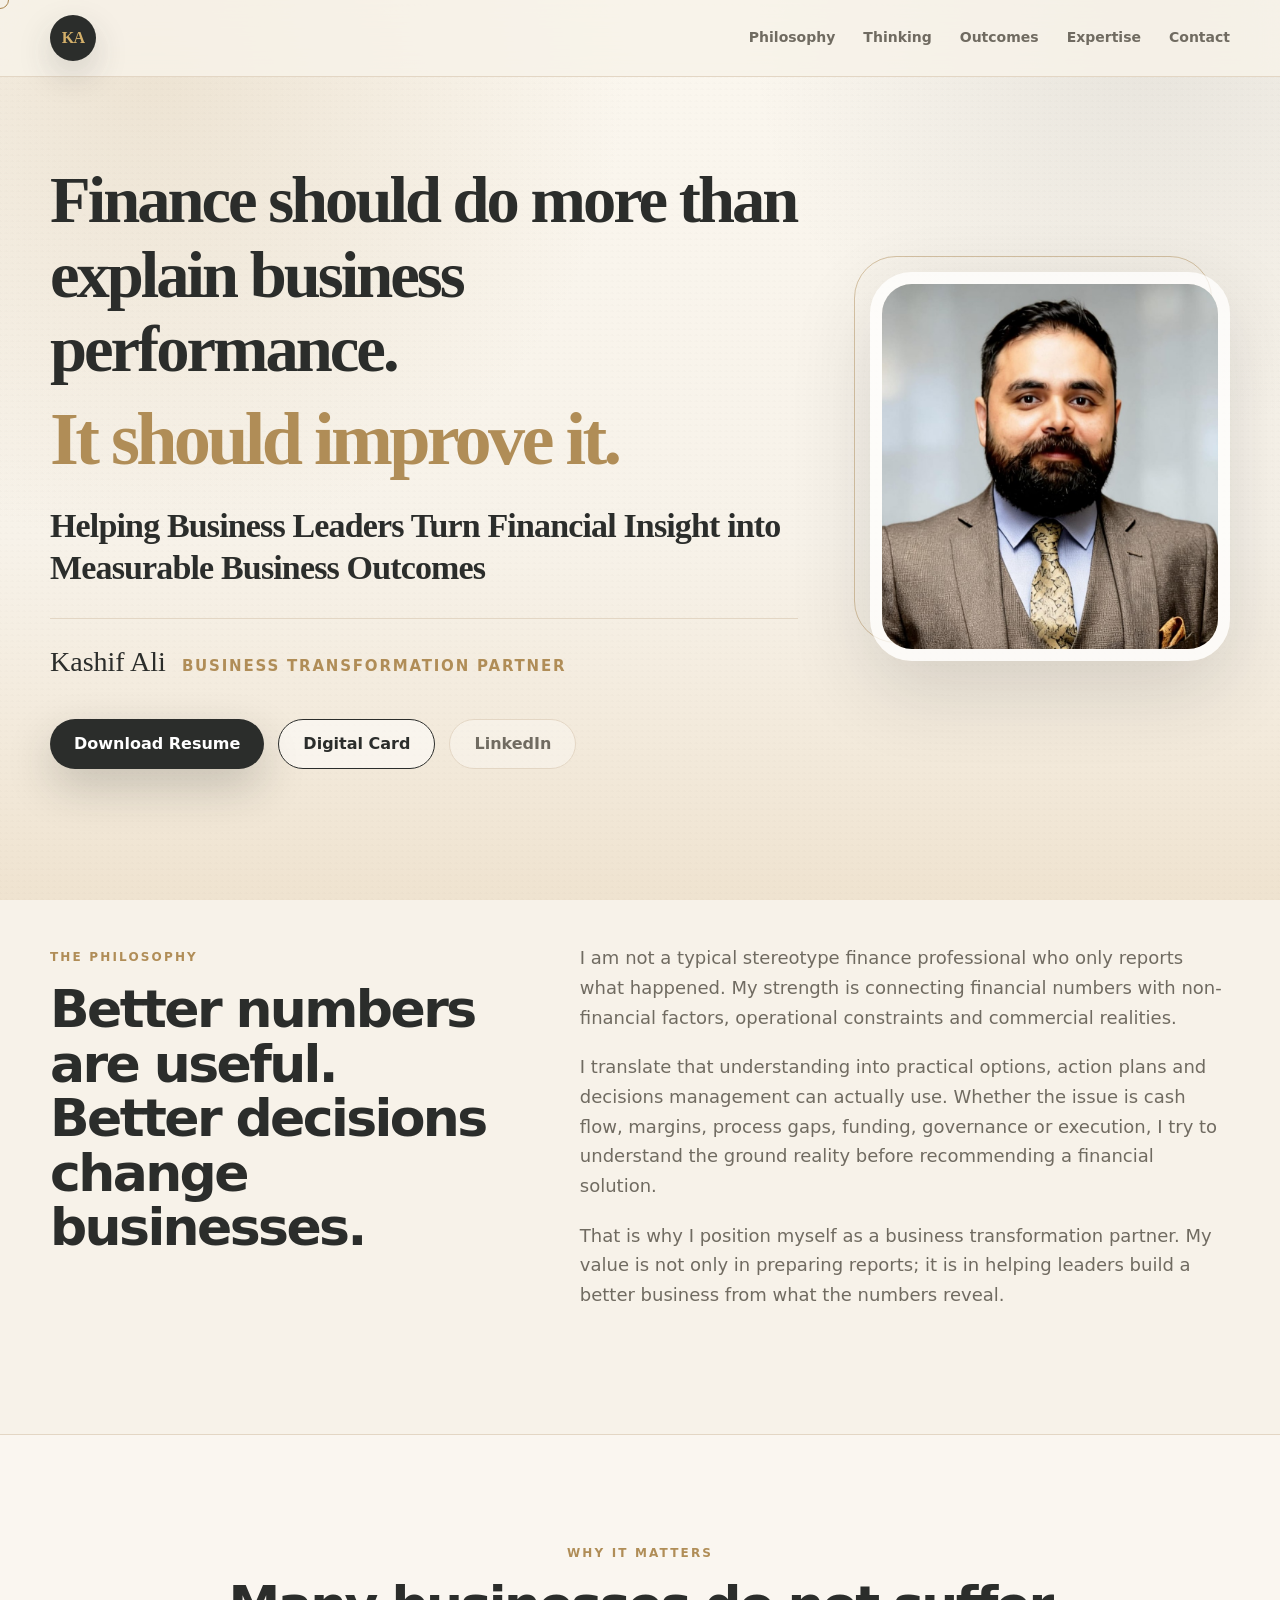
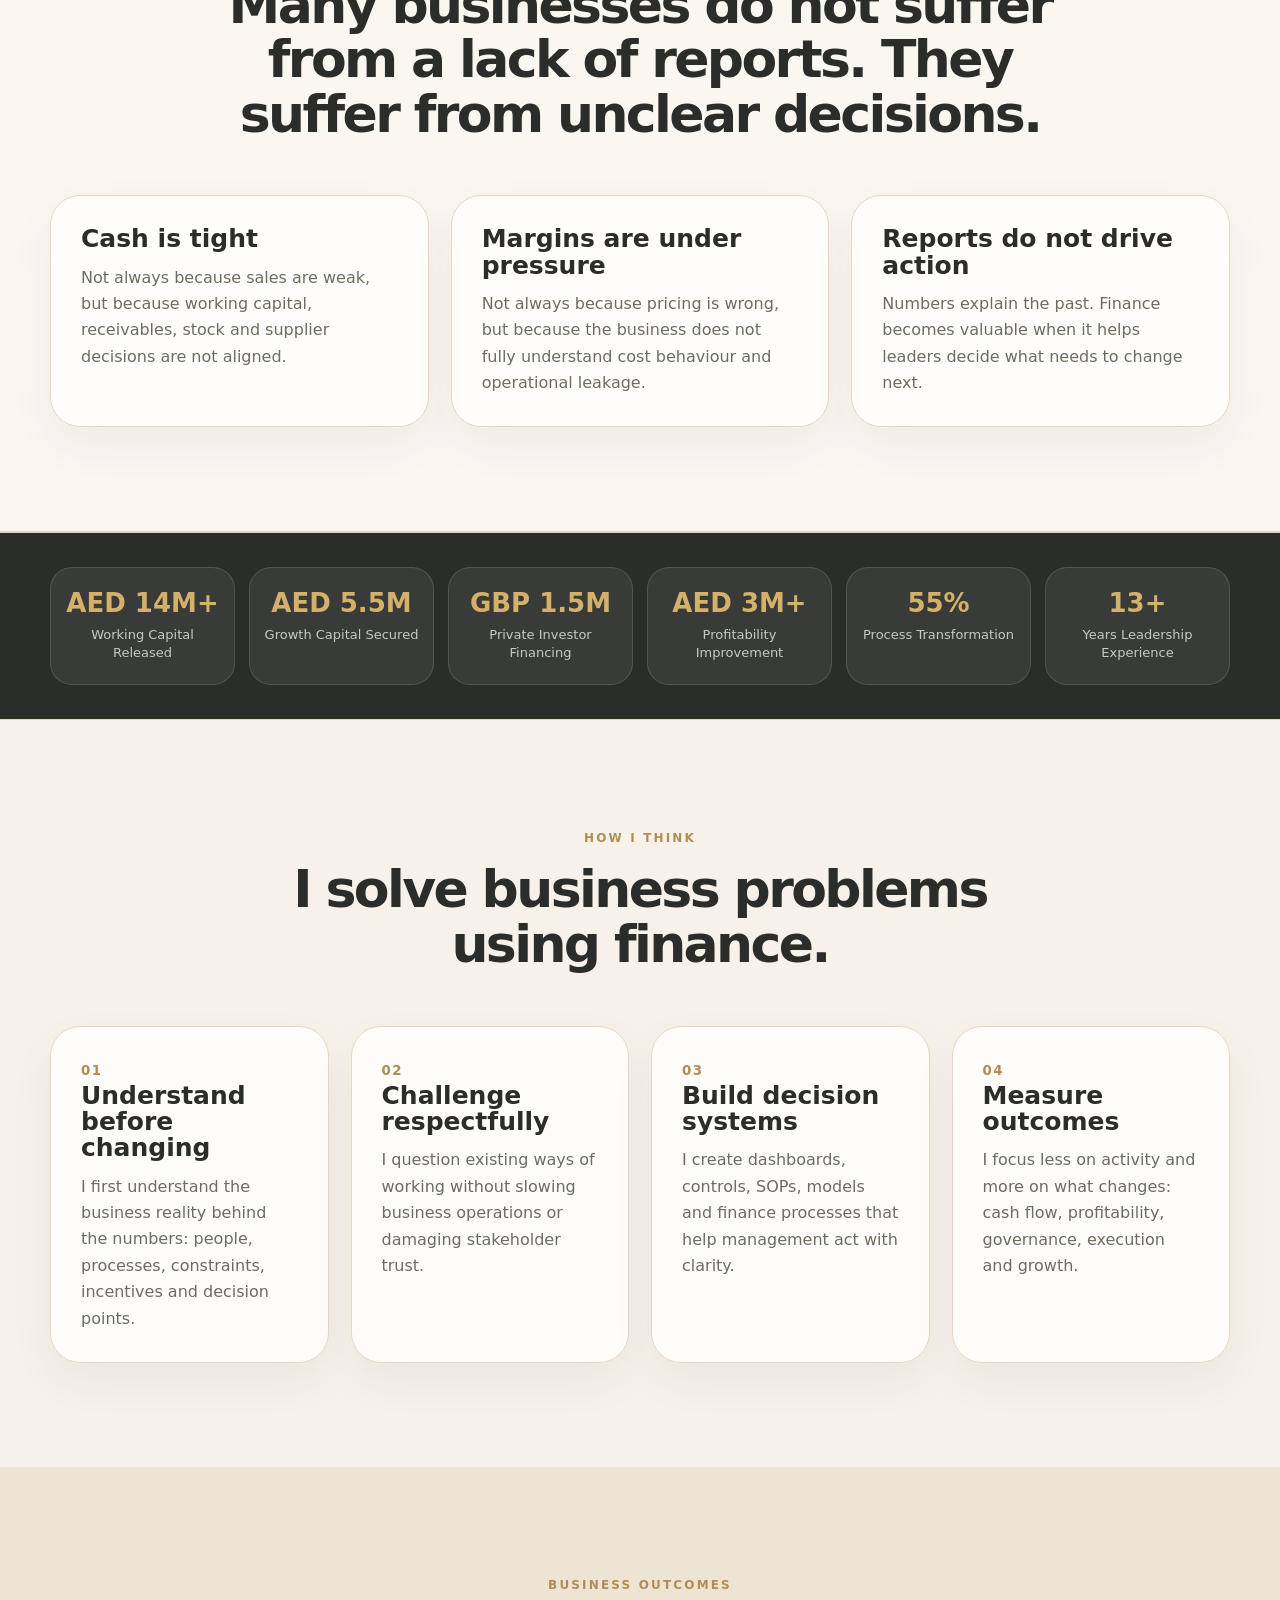
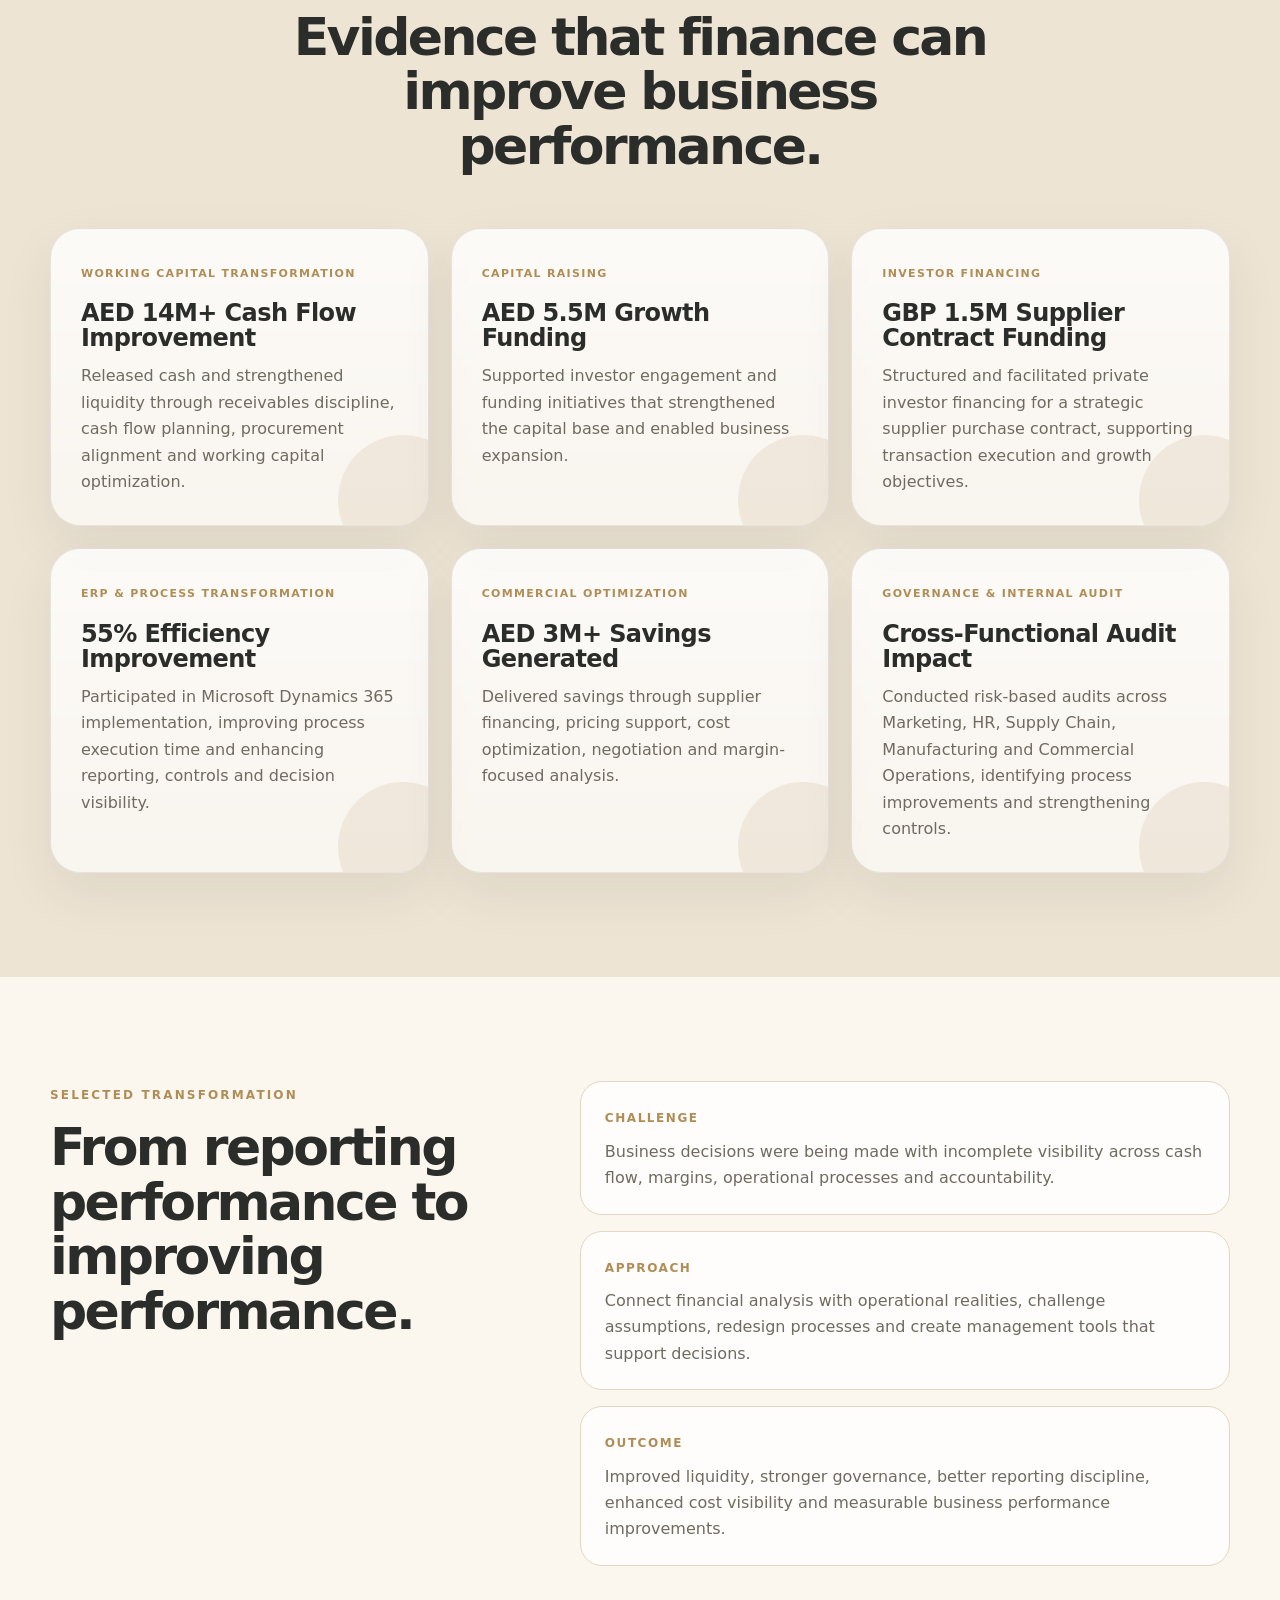
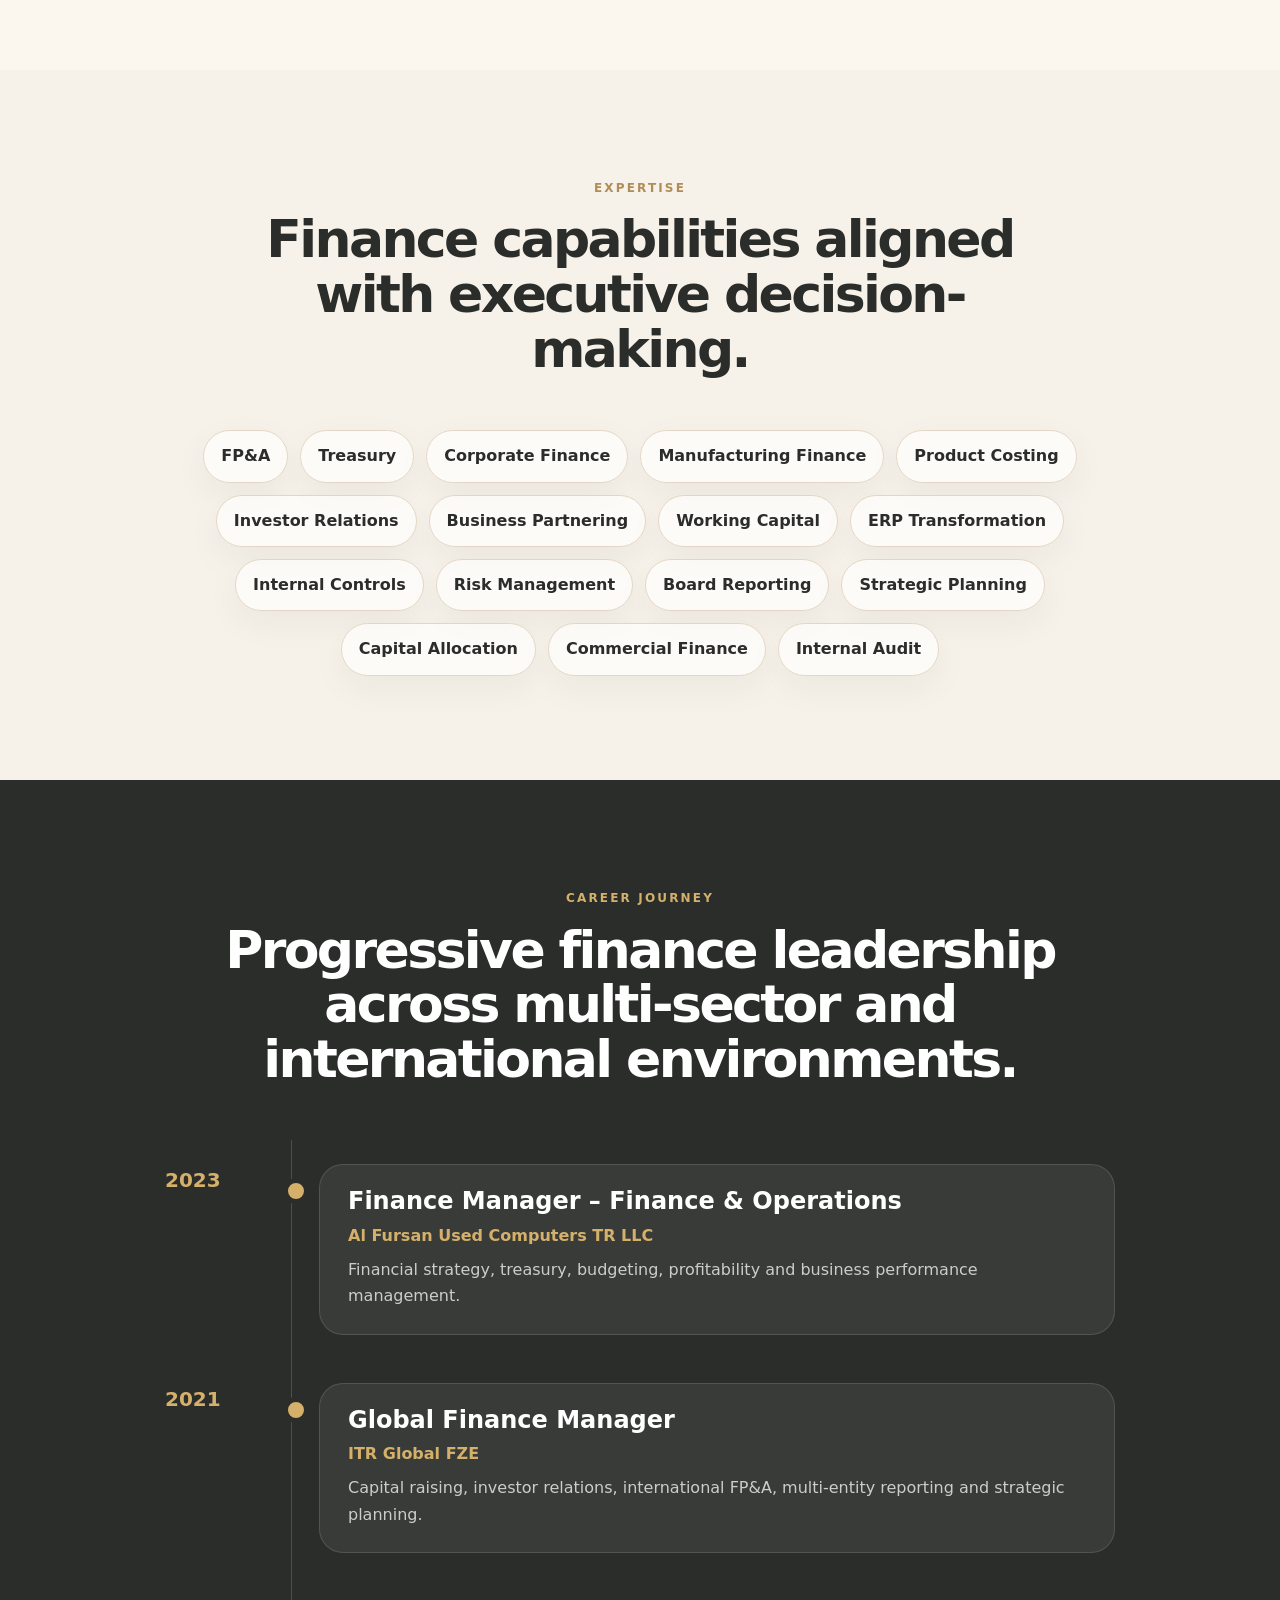
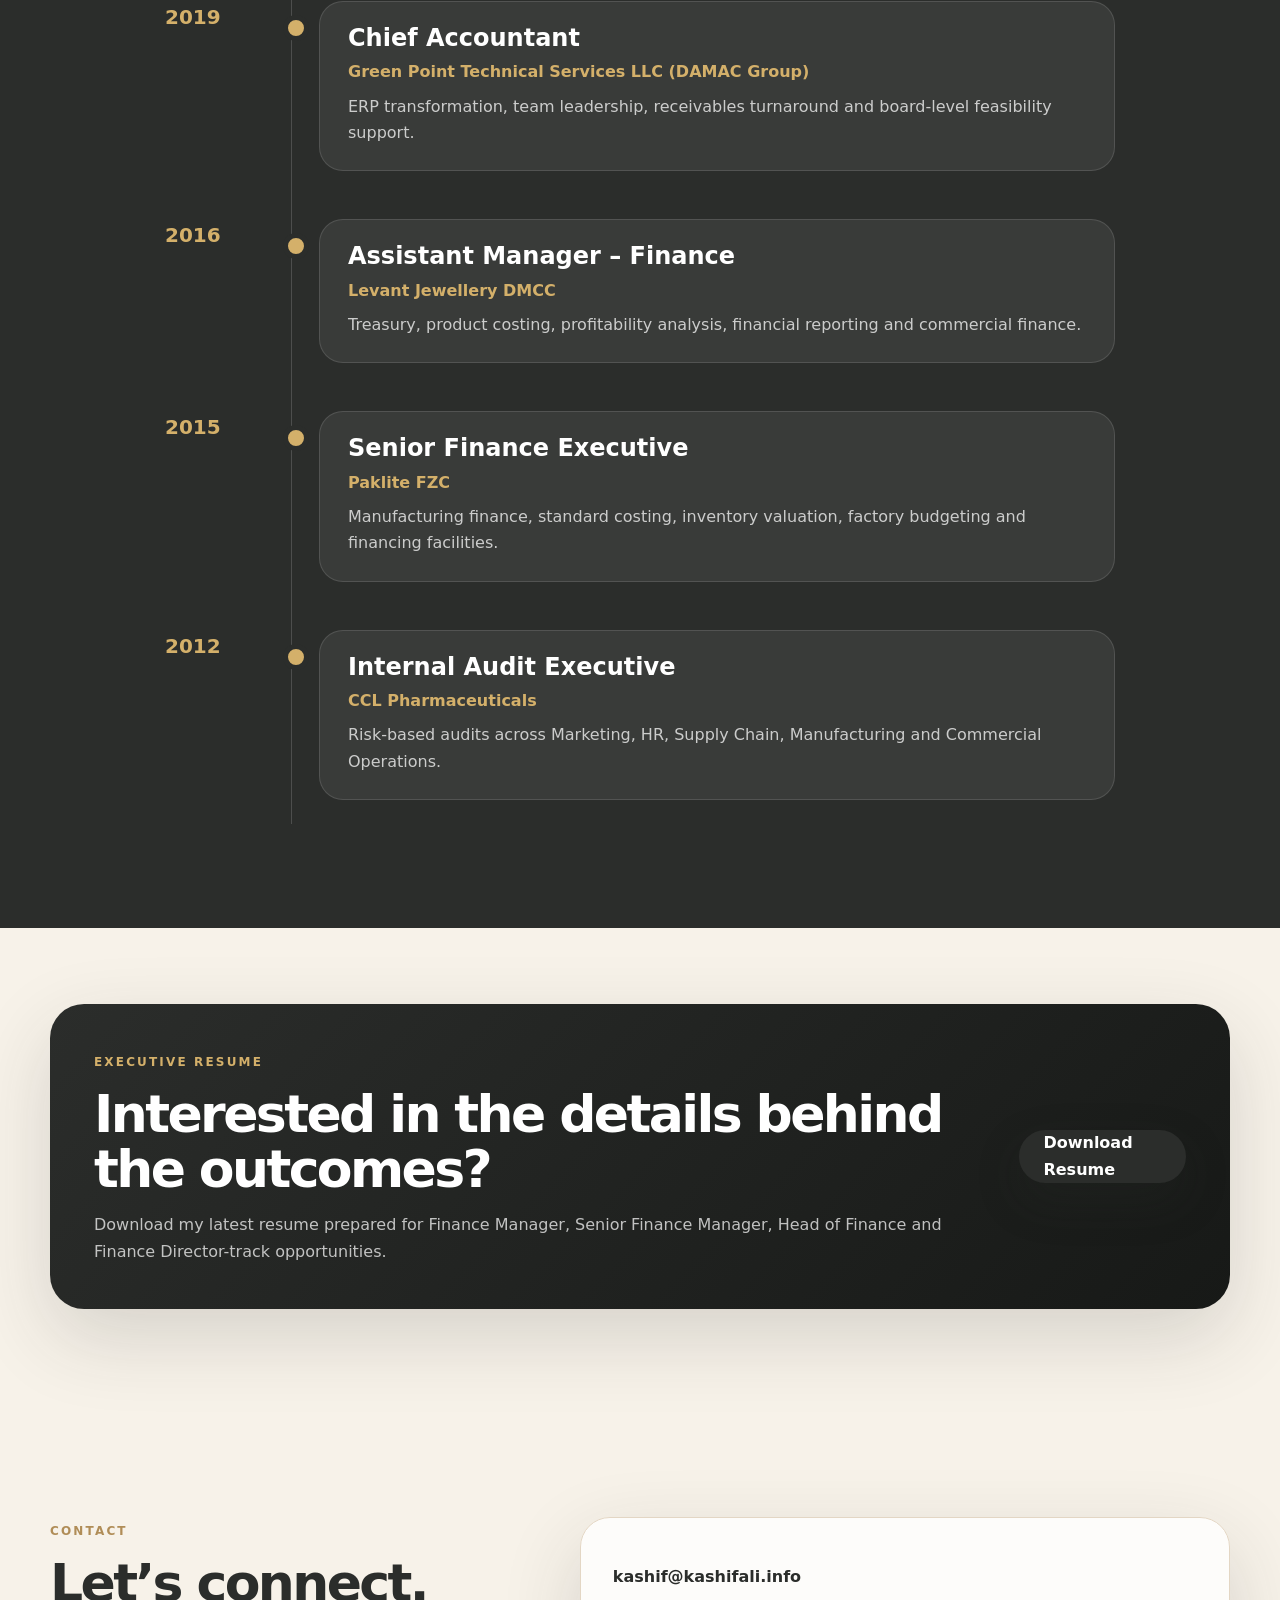
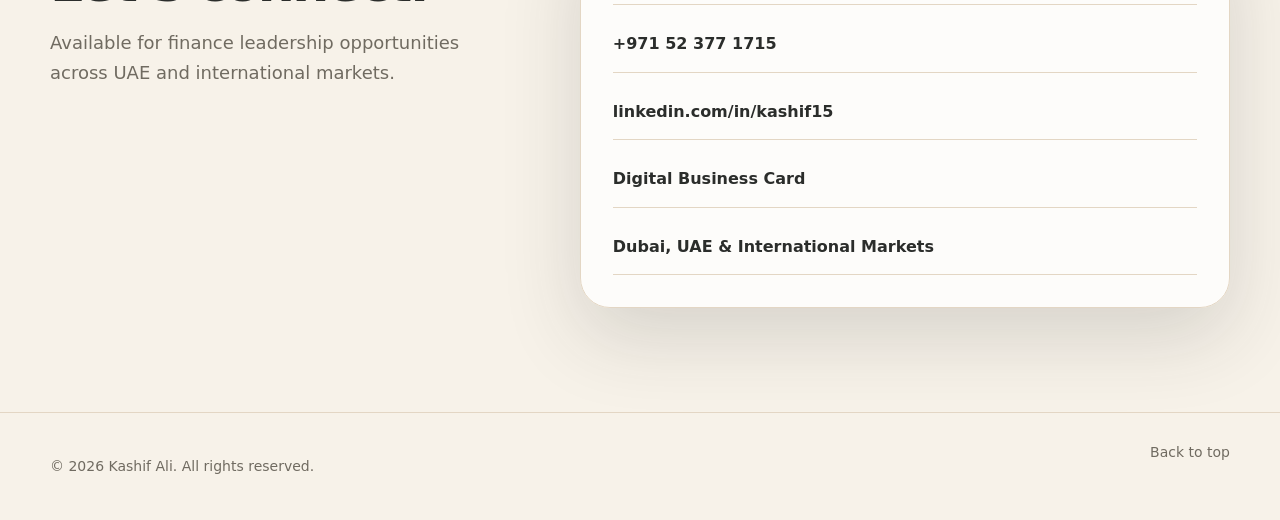
<file: index.html>
<!DOCTYPE html>
<html lang="en">
<head>
  <meta charset="UTF-8" />
  <meta name="viewport" content="width=device-width, initial-scale=1.0" />
  <title>Kashif Ali | Finance Should Improve Business Performance</title>
  <meta name="description" content="Finance should do more than explain business performance. It should improve it. Kashif Ali helps business leaders turn financial insight into measurable business outcomes." />
  <meta name="keywords" content="Kashif Ali, Business Transformation Partner, Finance Leader, FP&A, Treasury, Corporate Finance, Manufacturing Finance, Working Capital, Dubai, UAE, ACCA" />
  <meta name="robots" content="index, follow" />
  <link rel="canonical" href="https://kashifali.info/" />

  <meta name="google-site-verification" content="O3PEGT_ESB_7BS3BkQKM0X1HLkDiet7_AV5g5B24JnU" />

  <meta property="og:title" content="Finance should do more than explain business performance." />
  <meta property="og:description" content="It should improve it. Kashif Ali | Business Transformation Partner." />
  <meta property="og:type" content="website" />
  <meta property="og:url" content="https://kashifali.info/" />
  <meta property="og:image" content="https://kashifali.info/assets/og-image.jpg" />
  <meta property="og:image:width" content="1200" />
  <meta property="og:image:height" content="630" />
  <meta property="og:image:alt" content="Finance should do more than explain business performance. It should improve it." />
  <meta property="og:site_name" content="Kashif Ali" />

  <meta name="twitter:card" content="summary_large_image" />
  <meta name="twitter:title" content="Finance should do more than explain business performance." />
  <meta name="twitter:description" content="It should improve it. Kashif Ali | Business Transformation Partner." />
  <meta name="twitter:image" content="https://kashifali.info/assets/og-image.jpg" />

  <meta name="theme-color" content="#2B2D2B" />
  <link rel="icon" href="assets/favicon.svg" type="image/svg+xml" />
  <link rel="manifest" href="manifest.webmanifest" />
  <link rel="stylesheet" href="styles.css" />

  <script async src="https://www.googletagmanager.com/gtag/js?id=G-428QS1JCM2"></script>
  <script>
    window.dataLayer = window.dataLayer || [];
    function gtag(){dataLayer.push(arguments);}
    gtag('js', new Date());
    gtag('config', 'G-428QS1JCM2');
  </script>

  <script type="application/ld+json">
  {
    "@context": "https://schema.org",
    "@type": "Person",
    "name": "Kashif Ali",
    "url": "https://kashifali.info/",
    "image": "https://kashifali.info/assets/profile.jpg",
    "email": "mailto:kashif@kashifali.info",
    "telephone": "+971 52 377 1715",
    "jobTitle": "Business Transformation Partner",
    "description": "Finance should do more than explain business performance. It should improve it.",
    "knowsAbout": ["FP&A", "Treasury Management", "Corporate Finance", "Manufacturing Finance", "Working Capital Optimization", "Investor Relations", "ERP Transformation", "Internal Audit", "Business Partnering"],
    "sameAs": ["https://www.linkedin.com/in/kashif15/"],
    "address": {"@type": "PostalAddress", "addressCountry": "AE"}
  }
  </script>
</head>
<body>
  <div class="noise"></div>
  <div class="cursor-dot" aria-hidden="true"></div>
  <div class="loader" aria-hidden="true"><span>Finance should improve performance.</span></div>

  <header class="header" id="home">
    <nav class="nav">
      <a class="logo" href="/" aria-label="Kashif Ali home"><span>KA</span></a>
      <button class="menu-btn" aria-label="Open menu" aria-expanded="false"><i></i><i></i><i></i></button>
      <div class="nav-links">
        <a href="#philosophy">Philosophy</a>
        <a href="#thinking">Thinking</a>
        <a href="#outcomes">Outcomes</a>
        <a href="#expertise">Expertise</a>
        <a href="#contact">Contact</a>
      </div>
    </nav>
  </header>

  <main>
    <section class="hero philosophy-hero">
      <div class="container hero-editorial">
        <div class="hero-copy reveal">
          
          <h1>Finance should do more than explain business performance.</h1>
          <div class="hero-highlight">It should improve it.</div>
          <p class="tagline">Helping Business Leaders Turn Financial Insight into Measurable Business Outcomes</p>
          <div class="identity-card">
            <span>Kashif Ali</span>
            <strong>Business Transformation Partner</strong>
          </div>
          <div class="cta-row">
            <a href="assets/resume.pdf" class="btn primary" target="_blank" rel="noopener" data-track="resume-download">Download Resume</a>
            <a href="card.html" class="btn outline">Digital Card</a>
            <a href="https://www.linkedin.com/in/kashif15/" class="btn ghost" target="_blank" rel="noopener">LinkedIn</a>
          </div>
        </div>
        <aside class="hero-portrait reveal" aria-label="Kashif Ali">
          <div class="portrait-frame"></div>
          <img src="assets/profile.jpg" alt="Kashif Ali professional profile photo" />
        </aside>
      </div>
    </section>

    <section class="section" id="philosophy">
      <div class="container split">
        <div class="section-title reveal">
          <span>The Philosophy</span>
          <h2>Better numbers are useful. Better decisions change businesses.</h2>
        </div>
        <div class="prose reveal">
          <p>I am not a typical stereotype finance professional who only reports what happened. My strength is connecting financial numbers with non-financial factors, operational constraints and commercial realities.</p>
          <p>I translate that understanding into practical options, action plans and decisions management can actually use. Whether the issue is cash flow, margins, process gaps, funding, governance or execution, I try to understand the ground reality before recommending a financial solution.</p>
          <p>That is why I position myself as a business transformation partner. My value is not only in preparing reports; it is in helping leaders build a better business from what the numbers reveal.</p>
        </div>
      </div>
    </section>

    <section class="section problem-section">
      <div class="container">
        <div class="center-title reveal">
          <span>Why It Matters</span>
          <h2>Many businesses do not suffer from a lack of reports. They suffer from unclear decisions.</h2>
        </div>
        <div class="problem-grid">
          <div class="problem reveal"><h3>Cash is tight</h3><p>Not always because sales are weak, but because working capital, receivables, stock and supplier decisions are not aligned.</p></div>
          <div class="problem reveal"><h3>Margins are under pressure</h3><p>Not always because pricing is wrong, but because the business does not fully understand cost behaviour and operational leakage.</p></div>
          <div class="problem reveal"><h3>Reports do not drive action</h3><p>Numbers explain the past. Finance becomes valuable when it helps leaders decide what needs to change next.</p></div>
        </div>
      </div>
    </section>

    <section class="metrics">
      <div class="container metrics-grid">
        <div class="metric reveal"><strong>AED 14M+</strong><span>Working Capital Released</span></div>
        <div class="metric reveal"><strong>AED 5.5M</strong><span>Growth Capital Secured</span></div>
        <div class="metric reveal"><strong>GBP 1.5M</strong><span>Private Investor Financing</span></div>
        <div class="metric reveal"><strong>AED 3M+</strong><span>Profitability Improvement</span></div>
        <div class="metric reveal"><strong>55%</strong><span>Process Transformation</span></div>
        <div class="metric reveal"><strong>13+</strong><span>Years Leadership Experience</span></div>
      </div>
    </section>

    <section class="section" id="thinking">
      <div class="container">
        <div class="center-title reveal"><span>How I Think</span><h2>I solve business problems using finance.</h2></div>
        <div class="thinking-grid">
          <article class="thinking reveal"><small>01</small><h3>Understand before changing</h3><p>I first understand the business reality behind the numbers: people, processes, constraints, incentives and decision points.</p></article>
          <article class="thinking reveal"><small>02</small><h3>Challenge respectfully</h3><p>I question existing ways of working without slowing business operations or damaging stakeholder trust.</p></article>
          <article class="thinking reveal"><small>03</small><h3>Build decision systems</h3><p>I create dashboards, controls, SOPs, models and finance processes that help management act with clarity.</p></article>
          <article class="thinking reveal"><small>04</small><h3>Measure outcomes</h3><p>I focus less on activity and more on what changes: cash flow, profitability, governance, execution and growth.</p></article>
        </div>
      </div>
    </section>

    <section class="section projects-section" id="outcomes">
      <div class="container">
        <div class="center-title reveal"><span>Business Outcomes</span><h2>Evidence that finance can improve business performance.</h2></div>
        <div class="project-grid">
          <article class="project reveal"><small>Working Capital Transformation</small><h3>AED 14M+ Cash Flow Improvement</h3><p>Released cash and strengthened liquidity through receivables discipline, cash flow planning, procurement alignment and working capital optimization.</p></article>
          <article class="project reveal"><small>Capital Raising</small><h3>AED 5.5M Growth Funding</h3><p>Supported investor engagement and funding initiatives that strengthened the capital base and enabled business expansion.</p></article>
          <article class="project reveal"><small>Investor Financing</small><h3>GBP 1.5M Supplier Contract Funding</h3><p>Structured and facilitated private investor financing for a strategic supplier purchase contract, supporting transaction execution and growth objectives.</p></article>
          <article class="project reveal"><small>ERP & Process Transformation</small><h3>55% Efficiency Improvement</h3><p>Participated in Microsoft Dynamics 365 implementation, improving process execution time and enhancing reporting, controls and decision visibility.</p></article>
          <article class="project reveal"><small>Commercial Optimization</small><h3>AED 3M+ Savings Generated</h3><p>Delivered savings through supplier financing, pricing support, cost optimization, negotiation and margin-focused analysis.</p></article>
          <article class="project reveal"><small>Governance & Internal Audit</small><h3>Cross-Functional Audit Impact</h3><p>Conducted risk-based audits across Marketing, HR, Supply Chain, Manufacturing and Commercial Operations, identifying process improvements and strengthening controls.</p></article>
        </div>
      </div>
    </section>

    <section class="section case-section">
      <div class="container split">
        <div class="section-title reveal"><span>Selected Transformation</span><h2>From reporting performance to improving performance.</h2></div>
        <div class="case-stack reveal">
          <div class="case-row"><b>Challenge</b><p>Business decisions were being made with incomplete visibility across cash flow, margins, operational processes and accountability.</p></div>
          <div class="case-row"><b>Approach</b><p>Connect financial analysis with operational realities, challenge assumptions, redesign processes and create management tools that support decisions.</p></div>
          <div class="case-row"><b>Outcome</b><p>Improved liquidity, stronger governance, better reporting discipline, enhanced cost visibility and measurable business performance improvements.</p></div>
        </div>
      </div>
    </section>

    <section class="section" id="expertise">
      <div class="container">
        <div class="center-title reveal"><span>Expertise</span><h2>Finance capabilities aligned with executive decision-making.</h2></div>
        <div class="chips reveal">
          <span>FP&A</span><span>Treasury</span><span>Corporate Finance</span><span>Manufacturing Finance</span><span>Product Costing</span><span>Investor Relations</span><span>Business Partnering</span><span>Working Capital</span><span>ERP Transformation</span><span>Internal Controls</span><span>Risk Management</span><span>Board Reporting</span><span>Strategic Planning</span><span>Capital Allocation</span><span>Commercial Finance</span><span>Internal Audit</span>
        </div>
      </div>
    </section>

    <section class="section career-section" id="career">
      <div class="container">
        <div class="center-title reveal"><span>Career Journey</span><h2>Progressive finance leadership across multi-sector and international environments.</h2></div>
        <div class="timeline">
          <div class="timeline-row reveal"><div class="timeline-year">2023</div><div class="timeline-card"><h3>Finance Manager – Finance & Operations</h3><p>Al Fursan Used Computers TR LLC</p><span>Financial strategy, treasury, budgeting, profitability and business performance management.</span></div></div>
          <div class="timeline-row reveal"><div class="timeline-year">2021</div><div class="timeline-card"><h3>Global Finance Manager</h3><p>ITR Global FZE</p><span>Capital raising, investor relations, international FP&A, multi-entity reporting and strategic planning.</span></div></div>
          <div class="timeline-row reveal"><div class="timeline-year">2019</div><div class="timeline-card"><h3>Chief Accountant</h3><p>Green Point Technical Services LLC (DAMAC Group)</p><span>ERP transformation, team leadership, receivables turnaround and board-level feasibility support.</span></div></div>
          <div class="timeline-row reveal"><div class="timeline-year">2016</div><div class="timeline-card"><h3>Assistant Manager – Finance</h3><p>Levant Jewellery DMCC</p><span>Treasury, product costing, profitability analysis, financial reporting and commercial finance.</span></div></div>
          <div class="timeline-row reveal"><div class="timeline-year">2015</div><div class="timeline-card"><h3>Senior Finance Executive</h3><p>Paklite FZC</p><span>Manufacturing finance, standard costing, inventory valuation, factory budgeting and financing facilities.</span></div></div>
          <div class="timeline-row reveal"><div class="timeline-year">2012</div><div class="timeline-card"><h3>Internal Audit Executive</h3><p>CCL Pharmaceuticals</p><span>Risk-based audits across Marketing, HR, Supply Chain, Manufacturing and Commercial Operations.</span></div></div>
        </div>
      </div>
    </section>

    <section class="section resume-band">
      <div class="container resume-card reveal">
        <div><span>Executive Resume</span><h2>Interested in the details behind the outcomes?</h2><p>Download my latest resume prepared for Finance Manager, Senior Finance Manager, Head of Finance and Finance Director-track opportunities.</p></div>
        <a class="btn primary" href="assets/resume.pdf" target="_blank" rel="noopener" data-track="resume-download">Download Resume</a>
      </div>
    </section>

    <section class="section contact-section" id="contact">
      <div class="container contact-grid">
        <div class="section-title reveal"><span>Contact</span><h2>Let’s connect.</h2><p>Available for finance leadership opportunities across UAE and international markets.</p></div>
        <div class="contact-panel reveal">
          <a href="mailto:kashif@kashifali.info">kashif@kashifali.info</a>
          <a href="tel:+971 52 377 1715">+971 52 377 1715</a>
          <a href="https://www.linkedin.com/in/kashif15/" target="_blank" rel="noopener">linkedin.com/in/kashif15</a>
          <a href="card.html">Digital Business Card</a>
          <span>Dubai, UAE & International Markets</span>
        </div>
      </div>
    </section>
  </main>

  <footer><div class="container footer-inner"><p>© <span id="year"></span> Kashif Ali. All rights reserved.</p><a href="/">Back to top</a></div></footer>
  <script src="script.js"></script>
</body>
</html>
</file>
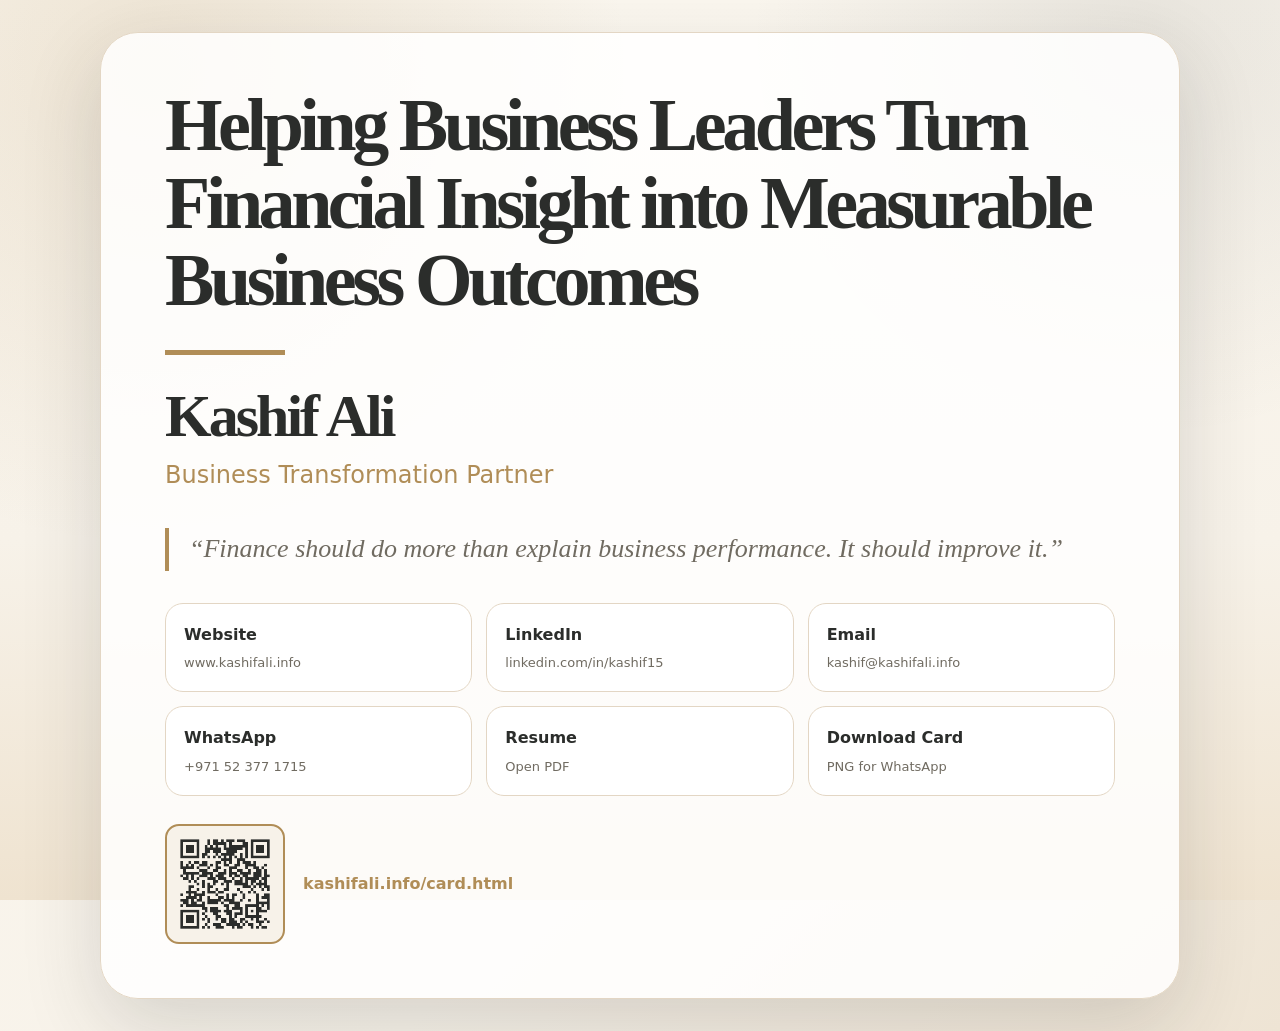
<file: card.html>
<!DOCTYPE html>
<html lang="en">
<head>
<meta charset="UTF-8" />
<meta name="viewport" content="width=device-width, initial-scale=1.0" />
<title>Kashif Ali | Digital Business Card</title>
<meta name="description" content="Digital business card for Kashif Ali, Business Transformation Partner." />
<meta name="robots" content="index, follow" />
<link rel="canonical" href="https://kashifali.info/card.html" />
<meta property="og:title" content="Kashif Ali | Digital Business Card" />
<meta property="og:description" content="Helping Business Leaders Turn Financial Insight into Measurable Business Outcomes." />
<meta property="og:image" content="https://kashifali.info/assets/digital-business-card-whatsapp.png" />
<meta property="og:type" content="profile" />
<link rel="stylesheet" href="styles.css" />
</head>
<body class="card-page">
  <main class="digital-card">
    <section class="card-panel">
      <h1>Helping Business Leaders Turn Financial Insight into Measurable Business Outcomes</h1>
      <div class="gold-rule"></div>
      <h2>Kashif Ali</h2>
      <p class="card-role">Business Transformation Partner</p>
      <p class="card-quote">“Finance should do more than explain business performance. It should improve it.”</p>
      <div class="card-actions">
        <a href="https://kashifali.info" target="_blank" rel="noopener">Website<span>www.kashifali.info</span></a>
        <a href="https://www.linkedin.com/in/kashif15/" target="_blank" rel="noopener">LinkedIn<span>linkedin.com/in/kashif15</span></a>
        <a href="mailto:kashif@kashifali.info">Email<span>kashif@kashifali.info</span></a>
        <a href="https://wa.me/971523771715" target="_blank" rel="noopener">WhatsApp<span>+971 52 377 1715</span></a>
        <a href="assets/resume.pdf" target="_blank" rel="noopener">Resume<span>Open PDF</span></a>
        <a href="assets/digital-business-card-whatsapp.png" download>Download Card<span>PNG for WhatsApp</span></a>
      </div>
      <div class="card-qr"><img src="assets/qr-card.png" alt="QR code to Kashif Ali digital card" /><span>kashifali.info/card.html</span></div>
    </section>
  </main>
</body>
</html>
</file>
<file: styles.css>
:root{--ivory:#f7f2e9;--warm:#eee4d4;--charcoal:#2b2d2b;--charcoal2:#171917;--bronze:#b08d57;--gold:#d4b06a;--text:#2b2d2b;--muted:#706b61;--line:#e3d6c4;--white:#fff;--shadow:0 28px 80px rgba(43,45,43,.16);--radius:30px;--max:1180px}*{box-sizing:border-box}html{scroll-behavior:smooth}body{margin:0;font-family:Inter,ui-sans-serif,system-ui,-apple-system,BlinkMacSystemFont,"Segoe UI",Arial,sans-serif;background:var(--ivory);color:var(--text);line-height:1.65;cursor:none}body:before{content:"";position:fixed;inset:0;pointer-events:none;background:radial-gradient(circle at 12% 8%,rgba(176,141,87,.18),transparent 34%),radial-gradient(circle at 90% 4%,rgba(43,45,43,.09),transparent 28%),linear-gradient(180deg,#fbf7ef 0%,#f7f2e9 60%,#efe3d0 100%);z-index:-2}.noise{position:fixed;inset:0;opacity:.04;pointer-events:none;background-image:linear-gradient(45deg,rgba(0,0,0,.3) 25%,transparent 25%),linear-gradient(-45deg,rgba(0,0,0,.25) 25%,transparent 25%);background-size:6px 6px;z-index:-1}.cursor-dot{position:fixed;left:0;top:0;width:18px;height:18px;border-radius:50%;border:1px solid var(--bronze);pointer-events:none;z-index:1000;transform:translate(-50%,-50%);transition:width .2s ease,height .2s ease,background .2s ease;mix-blend-mode:multiply}.cursor-dot.active{width:42px;height:42px;background:rgba(176,141,87,.12)}.loader{position:fixed;inset:0;background:var(--charcoal);z-index:999;display:grid;place-items:center;color:var(--gold);font-family:Georgia,serif;font-size:clamp(24px,4vw,48px);animation:loaderOut .9s ease 1.05s forwards}.loader span{opacity:0;animation:fadeUp .8s ease .15s forwards}@keyframes loaderOut{to{opacity:0;visibility:hidden}}@keyframes fadeUp{from{opacity:0;transform:translateY(18px)}to{opacity:1;transform:translateY(0)}}a{color:inherit;text-decoration:none}img{display:block;max-width:100%}.container{width:min(var(--max),calc(100% - 42px));margin:0 auto}.header{position:sticky;top:0;z-index:30;border-bottom:1px solid var(--line);background:rgba(247,242,233,.84);backdrop-filter:blur(16px)}.nav{height:76px;width:min(var(--max),calc(100% - 42px));margin:0 auto;display:flex;align-items:center;justify-content:space-between}.logo span{width:46px;height:46px;border-radius:50%;display:grid;place-items:center;background:var(--charcoal);color:var(--gold);font-family:Georgia,serif;font-weight:800;letter-spacing:-.04em;box-shadow:0 14px 34px rgba(43,45,43,.18)}.nav-links{display:flex;gap:28px;color:var(--muted);font-size:14px;font-weight:650}.nav-links a:hover{color:var(--charcoal)}.menu-btn{display:none;border:1px solid var(--line);background:rgba(255,255,255,.65);border-radius:12px;width:44px;height:44px}.menu-btn i{display:block;width:18px;height:2px;background:var(--charcoal);margin:4px auto}.hero{padding:104px 0 76px}.hero-editorial{display:grid;grid-template-columns:1fr 390px;gap:70px;align-items:center}.micro{display:inline-flex;padding:9px 14px;border:1px solid rgba(176,141,87,.35);border-radius:999px;color:var(--charcoal);background:rgba(255,255,255,.45);font-size:12px;font-weight:800;letter-spacing:.08em;text-transform:uppercase;margin:0 0 28px}h1,h2,h3{margin:0;line-height:1.05;color:var(--charcoal)}.hero h1{font-family:Georgia,"Times New Roman",serif;font-size:clamp(50px,7.2vw,96px);letter-spacing:-.075em;max-width:980px}.hero-highlight{font-family:Georgia,"Times New Roman",serif;margin-top:18px;color:var(--bronze);font-weight:800;font-size:clamp(52px,8vw,108px);line-height:.95;letter-spacing:-.08em}.tagline{margin:34px 0 0;font-family:Georgia,"Times New Roman",serif;font-size:clamp(25px,3.2vw,43px);line-height:1.12;color:var(--charcoal);max-width:860px;font-weight:700;letter-spacing:-.045em}.identity-card{margin-top:30px;padding:20px 0 0;border-top:1px solid var(--line);display:flex;gap:16px;align-items:baseline;flex-wrap:wrap}.identity-card span{font-family:Georgia,serif;font-size:30px;color:var(--charcoal)}.identity-card strong{color:var(--bronze);font-size:15px;text-transform:uppercase;letter-spacing:.12em}.hero-portrait{position:relative}.portrait-frame{position:absolute;inset:-16px 18px 18px -16px;border:1px solid rgba(176,141,87,.48);border-radius:42px;z-index:-1}.hero-portrait img{width:100%;aspect-ratio:1/1.15;object-fit:cover;border-radius:42px;border:12px solid rgba(255,255,255,.72);box-shadow:var(--shadow)}.portrait-caption{position:absolute;left:-42px;bottom:42px;width:260px;border-radius:24px;padding:20px;background:rgba(43,45,43,.93);color:#fff;box-shadow:var(--shadow);backdrop-filter:blur(16px)}.portrait-caption strong{display:block;font-size:15px;line-height:1.35;color:var(--gold)}.portrait-caption span{display:block;margin-top:6px;color:rgba(255,255,255,.78)}.cta-row{display:flex;flex-wrap:wrap;gap:14px;margin-top:34px}.btn{min-height:50px;padding:0 24px;border-radius:999px;display:inline-flex;align-items:center;justify-content:center;font-weight:800;transition:transform .25s ease,box-shadow .25s ease}.btn:hover{transform:translateY(-2px)}.btn.primary{background:var(--charcoal);color:white;box-shadow:0 18px 45px rgba(43,45,43,.22)}.btn.outline{border:1px solid var(--charcoal);color:var(--charcoal);background:rgba(255,255,255,.5)}.btn.ghost{color:var(--muted);border:1px solid var(--line);background:rgba(255,255,255,.32)}.section{padding:104px 0}.split,.contact-grid{display:grid;grid-template-columns:.82fr 1.18fr;gap:78px}.section-title span,.center-title span,.resume-card span{display:inline-block;color:var(--bronze);text-transform:uppercase;font-weight:900;font-size:12px;letter-spacing:.18em;margin-bottom:14px}.section-title h2,.center-title h2,.resume-card h2{font-size:clamp(32px,4.2vw,52px);letter-spacing:-.05em}.section-title p{color:var(--muted);font-size:18px}.prose p{color:var(--muted);font-size:18px;margin:0 0 20px}.problem-section{background:rgba(255,255,255,.35);border-top:1px solid var(--line);border-bottom:1px solid var(--line)}.center-title{text-align:center;max-width:850px;margin:0 auto 54px}.problem-grid,.thinking-grid{display:grid;grid-template-columns:repeat(3,1fr);gap:22px}.problem,.thinking{padding:30px;border-radius:var(--radius);background:rgba(255,255,255,.72);border:1px solid var(--line);box-shadow:0 18px 44px rgba(43,45,43,.06)}.problem h3,.thinking h3{font-size:25px;margin-bottom:12px}.problem p,.thinking p{color:var(--muted);margin:0}.thinking-grid{grid-template-columns:repeat(4,1fr)}.thinking small{color:var(--bronze);font-weight:900;letter-spacing:.12em}.metrics{padding:34px 0;border-top:1px solid var(--line);border-bottom:1px solid var(--line);background:var(--charcoal)}.metrics-grid{display:grid;grid-template-columns:repeat(6,1fr);gap:14px}.metric{text-align:center;padding:22px 14px;border-radius:22px;background:rgba(255,255,255,.07);border:1px solid rgba(255,255,255,.13)}.metric strong{display:block;font-size:26px;color:var(--gold);line-height:1}.metric span{display:block;margin-top:10px;font-size:13px;color:rgba(255,255,255,.72);line-height:1.35}.projects-section{background:var(--warm)}.project-grid{display:grid;grid-template-columns:repeat(3,1fr);gap:22px}.project{min-height:275px;padding:30px;border-radius:var(--radius);background:linear-gradient(180deg,rgba(255,255,255,.82),rgba(255,255,255,.62));border:1px solid rgba(43,45,43,.11);box-shadow:0 20px 52px rgba(43,45,43,.08);position:relative;overflow:hidden}.project:after{content:"";position:absolute;right:-40px;bottom:-40px;width:130px;height:130px;border-radius:50%;background:rgba(176,141,87,.13)}.project small{color:var(--bronze);font-weight:900;text-transform:uppercase;letter-spacing:.12em;font-size:11px}.project h3{font-size:24px;margin:16px 0 12px;letter-spacing:-.025em}.project p{color:var(--muted);margin:0}.case-section{background:#fbf7ef}.case-stack{display:grid;gap:16px}.case-row{padding:22px 24px;border-radius:22px;background:rgba(255,255,255,.74);border:1px solid var(--line)}.case-row b{color:var(--bronze);text-transform:uppercase;letter-spacing:.13em;font-size:12px}.case-row p{margin:8px 0 0;color:var(--muted)}.chips{display:flex;justify-content:center;flex-wrap:wrap;gap:12px;max-width:970px;margin:0 auto}.chips span{padding:12px 17px;border-radius:999px;background:rgba(255,255,255,.68);border:1px solid var(--line);color:var(--charcoal);font-weight:750;box-shadow:0 12px 36px rgba(43,45,43,.05)}.career-section{background:var(--charcoal);color:#fff}.career-section h2,.career-section h3{color:#fff}.career-section .center-title span{color:var(--gold)}.timeline{max-width:950px;margin:0 auto;position:relative}.timeline:before{content:"";position:absolute;left:126px;top:0;bottom:0;width:1px;background:rgba(255,255,255,.16)}.timeline-row{display:grid;grid-template-columns:98px 1fr;gap:56px;padding:24px 0;position:relative}.timeline-row:before{content:"";position:absolute;left:118px;top:38px;width:16px;height:16px;background:var(--gold);border-radius:50%;border:5px solid var(--charcoal)}.timeline-year{color:var(--gold);font-size:20px;font-weight:900}.timeline-card{padding:24px 28px;border-radius:24px;background:rgba(255,255,255,.07);border:1px solid rgba(255,255,255,.12)}.timeline-card h3{font-size:24px}.timeline-card p{color:var(--gold);font-weight:800;margin:8px 0}.timeline-card span{color:rgba(255,255,255,.74)}.resume-band{padding-top:76px}.resume-card{background:linear-gradient(135deg,var(--charcoal),var(--charcoal2));color:#fff;border-radius:34px;padding:44px;box-shadow:var(--shadow);display:flex;justify-content:space-between;gap:28px;align-items:center}.resume-card h2{color:#fff}.resume-card p{color:rgba(255,255,255,.72);margin-bottom:0}.resume-card span{color:var(--gold)}.contact-panel{background:rgba(255,255,255,.76);border:1px solid var(--line);border-radius:var(--radius);padding:32px;box-shadow:var(--shadow);display:grid;gap:12px}.contact-panel a,.contact-panel span{padding:14px 0;border-bottom:1px solid var(--line);font-weight:750}.contact-panel a:hover{color:var(--bronze)}footer{border-top:1px solid var(--line);padding:28px 0;color:var(--muted);font-size:14px}.footer-inner{display:flex;justify-content:space-between;gap:18px}.reveal{opacity:0;transform:translateY(24px);transition:opacity .75s ease,transform .75s ease}.reveal.visible{opacity:1;transform:translateY(0)}.card-page{background:linear-gradient(135deg,#fbf7ef 0%,var(--ivory) 62%,var(--warm) 100%)}.digital-card{min-height:100vh;padding:32px;display:grid;place-items:center}.card-panel{width:min(1080px,100%);border-radius:38px;border:1px solid var(--line);background:rgba(255,255,255,.84);box-shadow:var(--shadow);padding:54px 64px}.card-panel h1{font-family:Georgia,serif;font-size:clamp(40px,6vw,74px);letter-spacing:-.06em;max-width:930px}.gold-rule{width:120px;height:5px;background:var(--bronze);margin:30px 0}.card-panel h2{font-family:Georgia,serif;font-size:clamp(38px,5vw,60px);letter-spacing:-.05em}.card-role{color:var(--bronze);font-size:24px;margin:8px 0 0}.card-quote{font-family:Georgia,serif;font-style:italic;color:var(--muted);font-size:26px;margin:32px 0;border-left:4px solid var(--bronze);padding-left:20px}.card-actions{display:grid;grid-template-columns:repeat(3,1fr);gap:14px}.card-actions a{padding:18px;border:1px solid var(--line);border-radius:18px;background:#fff;font-weight:900}.card-actions a span{display:block;color:var(--muted);font-weight:500;font-size:13px;margin-top:4px;overflow-wrap:anywhere}.card-qr{margin-top:28px;display:flex;align-items:center;gap:18px;color:var(--bronze);font-weight:900}.card-qr img{width:120px;border:2px solid var(--bronze);border-radius:14px;background:var(--ivory);padding:8px}@media(max-width:1080px){.hero-editorial,.split,.contact-grid{grid-template-columns:1fr;gap:50px}.hero-portrait{max-width:460px}.metrics-grid{grid-template-columns:repeat(3,1fr)}.project-grid,.problem-grid{grid-template-columns:repeat(2,1fr)}.thinking-grid{grid-template-columns:repeat(2,1fr)}.nav-links{display:none;position:fixed;top:76px;left:20px;right:20px;flex-direction:column;gap:18px;background:rgba(255,255,255,.94);border:1px solid var(--line);border-radius:20px;padding:22px;box-shadow:var(--shadow)}.nav-links.open{display:flex}.menu-btn{display:block}}@media(max-width:680px){body{cursor:auto}.cursor-dot{display:none}.container,.nav{width:min(100% - 28px,var(--max))}.hero{padding:62px 0 46px}.section{padding:74px 0}.metrics-grid,.project-grid,.problem-grid,.thinking-grid,.card-actions{grid-template-columns:1fr}.cta-row{flex-direction:column}.btn{width:100%}.portrait-caption{position:static;width:auto;margin-top:16px}.timeline:before{left:10px}.timeline-row{grid-template-columns:1fr;gap:8px;padding-left:42px}.timeline-row:before{left:2px}.resume-card{flex-direction:column;align-items:flex-start}.footer-inner{flex-direction:column}.card-panel{padding:34px 24px}.card-qr{align-items:flex-start;flex-direction:column}}

/* Launch Edition final overrides */
.hero{padding:86px 0 70px}
.hero-editorial{grid-template-columns:minmax(0,1fr) 360px;gap:62px}
.hero h1{font-size:clamp(38px,5.2vw,68px);line-height:1.12;letter-spacing:-.045em;max-width:850px}
.hero-highlight{font-size:clamp(42px,5.8vw,78px);line-height:1.03;letter-spacing:-.05em;margin-top:14px}
.tagline{font-size:clamp(22px,2.7vw,34px);line-height:1.22;letter-spacing:-.025em;max-width:760px;margin-top:28px}
.identity-card span{font-size:28px}
.hero-portrait img{aspect-ratio:1/1.08}
.micro{display:none}
@media(max-width:1080px){
  .hero-editorial{grid-template-columns:1fr;gap:44px}
  .hero-portrait{max-width:380px}
}
@media(max-width:680px){
  .hero{padding:54px 0 42px}
  .hero h1{font-size:38px}
  .hero-highlight{font-size:44px}
  .tagline{font-size:23px}
}

/* Clean portrait update */
.portrait-caption{display:none!important}
.hero-portrait img{object-position:center top}
.hero-editorial{gap:72px}
@media(max-width:1080px){
  .hero-editorial{gap:48px}
}
</file>
